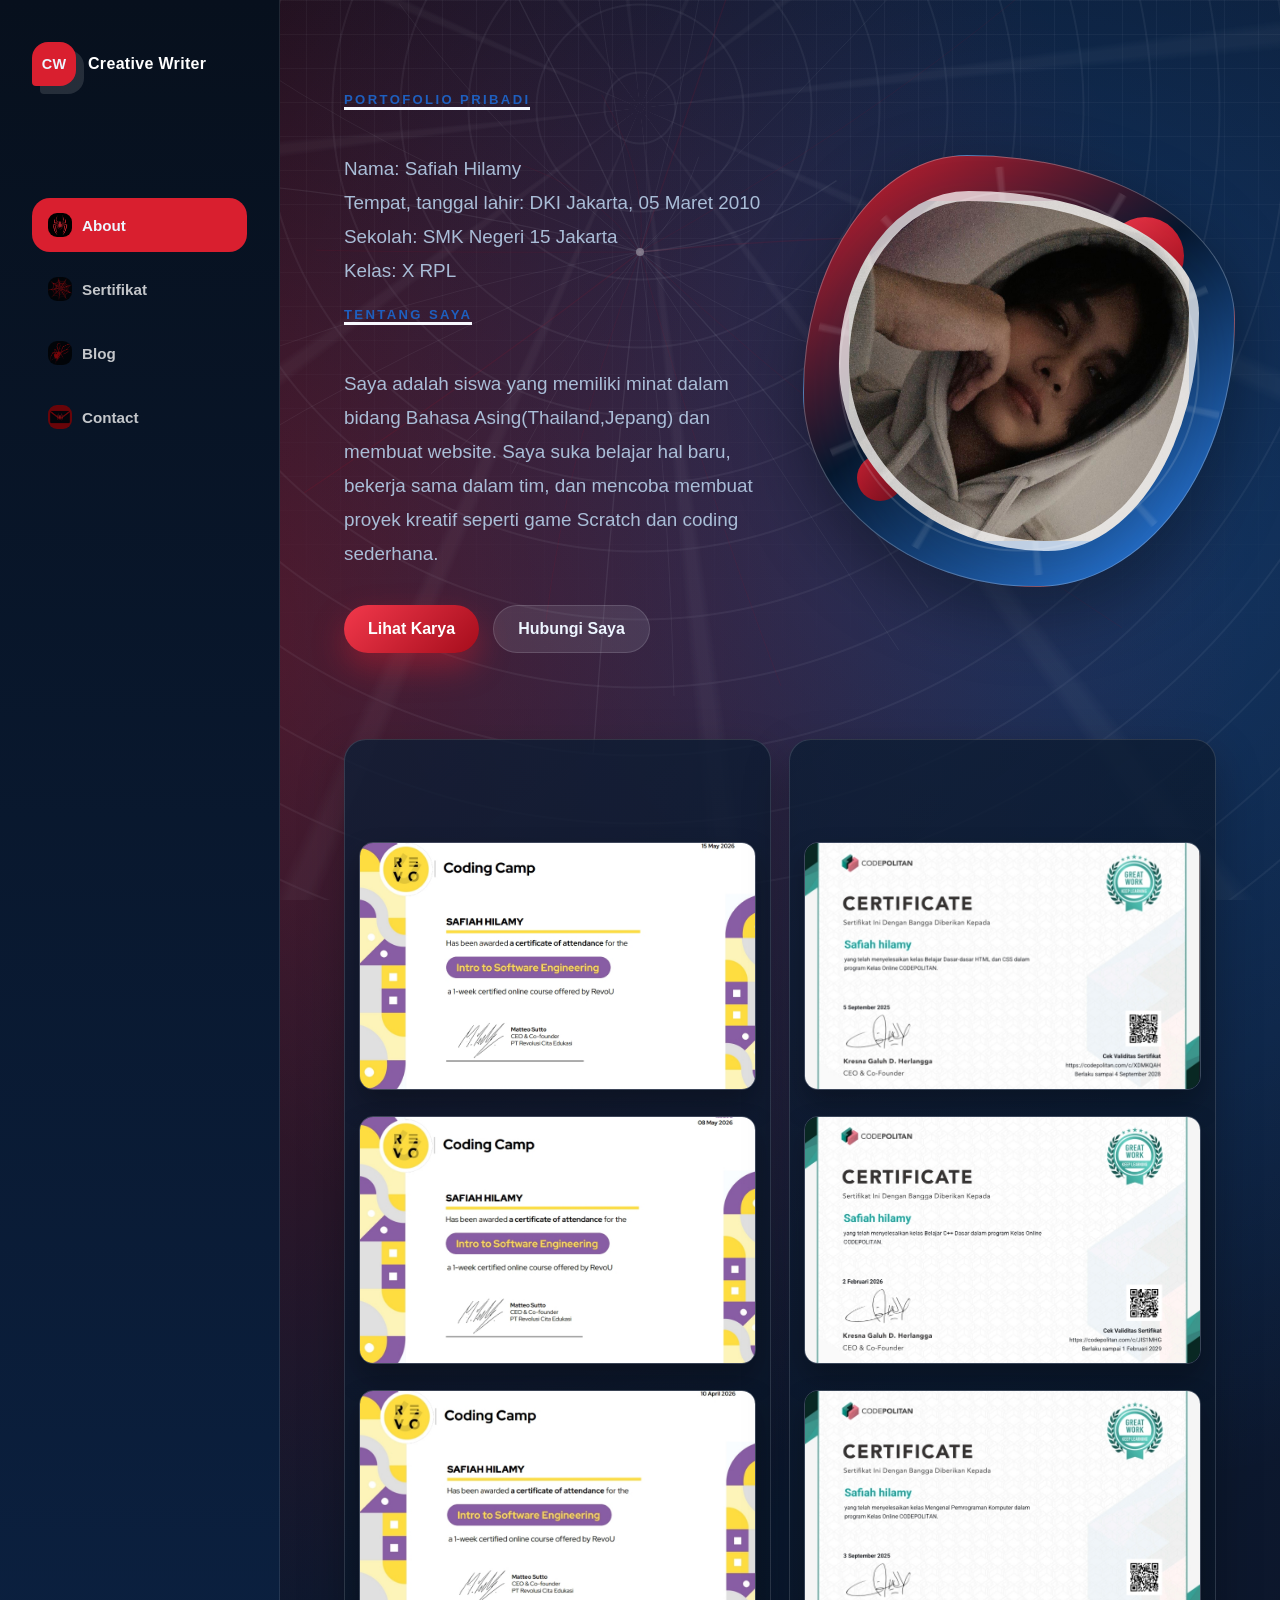
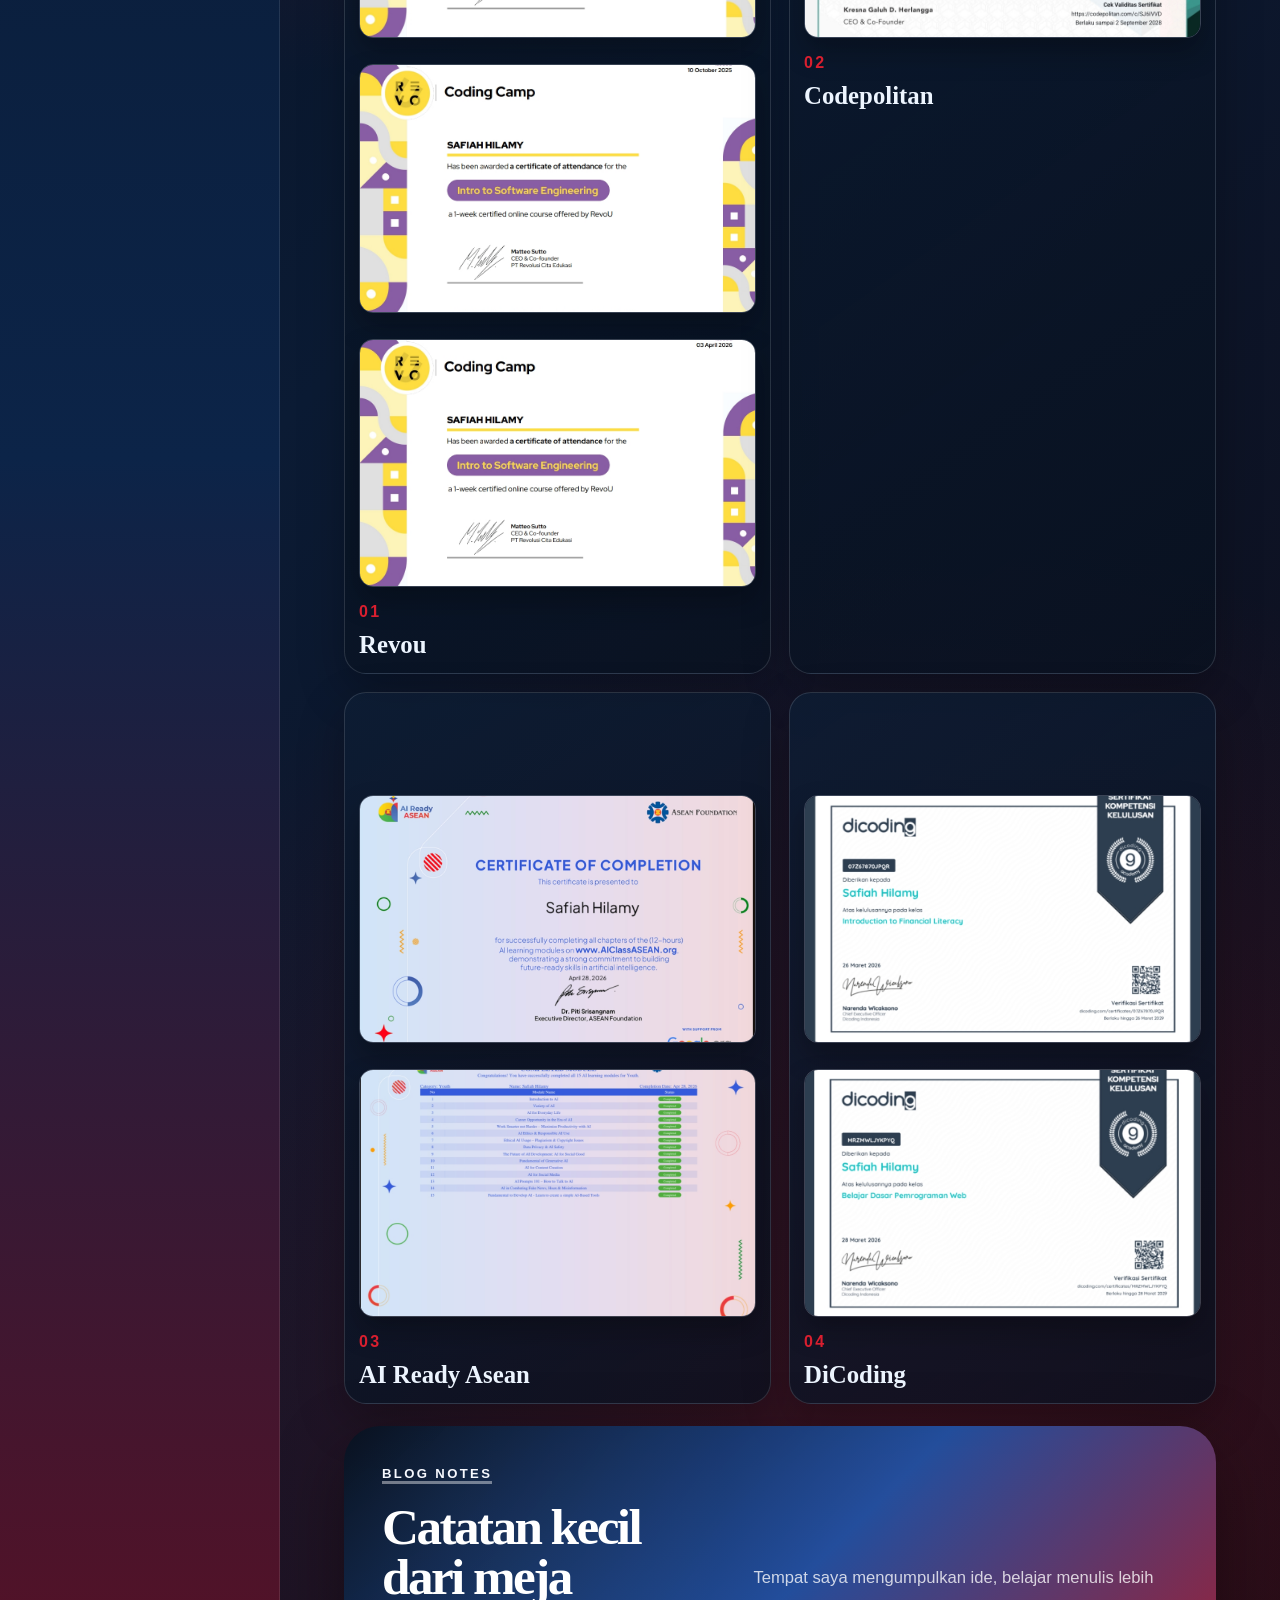
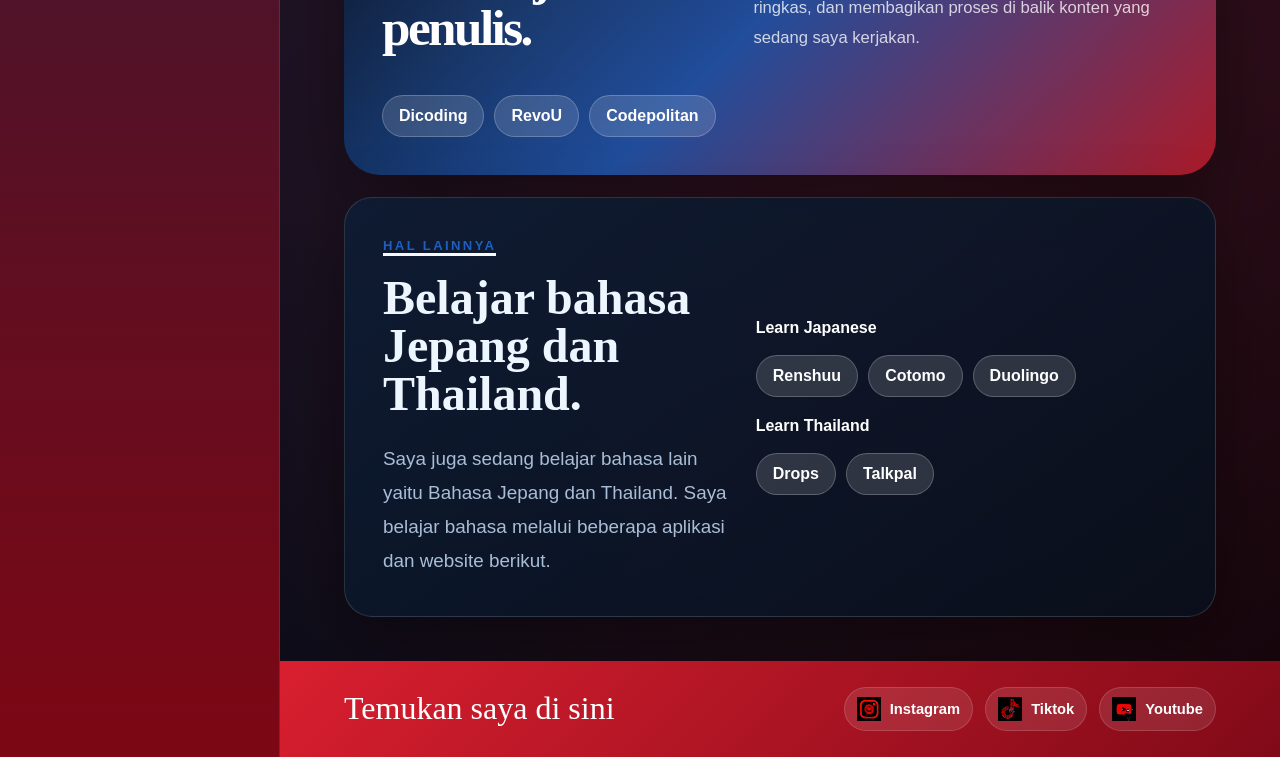
<file: index.html>
﻿<!DOCTYPE html>
<html lang="id">
  <head>
    <meta charset="UTF-8" />
    <meta name="viewport" content="width=device-width, initial-scale=1.0" />
    <link rel="stylesheet" href="style.css" />
    <title>Web | Portofolio</title>
  </head>
  <body>
    <div class="page-shell">
      <aside class="sidebar" aria-label="Navigasi utama">
        <a class="brand" href="#home">
          <span class="brand-mark">CW</span>
          <span>Creative Writer</span>
        </a>

        <nav>
          <ul>
            <li><a class="nav-about" href="#about">About</a></li>
            <li><a class="nav-portfolio" href="#portfolio">Sertifikat</a></li>
            <li><a class="nav-blog" href="#blog">Blog</a></li>
            <li><a class="nav-contact" href="#contact">Contact</a></li>
          </ul>
        </nav>
      </aside>

      <main class="content" id="home">
        <section class="hero" id="about">
          <div class="hero-content">
            <h2 class="eyebrow">Portofolio Pribadi</h2>
            <p class="intro">
              Nama: Safiah Hilamy <br>
              Tempat, tanggal lahir: DKI Jakarta, 05 Maret 2010 <br>
              Sekolah: SMK Negeri 15 Jakarta <br>
              Kelas: X RPL
            </p>
            <br>
            <h2 class="eyebrow">Tentang Saya</h2>
            <p class="intro">
              Saya adalah siswa yang memiliki minat dalam bidang Bahasa Asing(Thailand,Jepang) dan membuat website. Saya suka belajar hal baru, bekerja sama dalam tim, dan mencoba membuat proyek kreatif seperti game Scratch dan coding sederhana.
            </p>
            <div class="hero-actions">
              <a href="#portfolio" class="action-btn">Lihat Karya</a>
              <a href="#contact" class="ghost-btn">Hubungi Saya</a>
            </div>
          </div>

          <div class="hero-visual" aria-label="Ilustrasi penulis konten">
            <div class="orb orb-one"></div>
            <div class="orb orb-two"></div>
            <div class="hero-image" role="img" aria-label="Ilustrasi bekerja online"></div>
          </div>
        </section>

        <section class="highlights" id="portfolio" aria-label="Ringkasan portofolio">
          <article>
            <nav>
              <ul>
                <li><img class="certificate-image" src="revou.jpeg"></li>
                <li><img class="certificate-image" src="revou1.jpeg"></li>
                <li><img class="certificate-image" src="revou2.jpeg"></li>
                <li><img class="certificate-image" src="revou4.jpeg"></li>
                <li><img class="certificate-image" src="revou3.jpeg"></li>
              </ul>
            </nav>
            <span>01</span>
            <h2>Revou</h2>
          </article>
          <article>
          <nav>
            <ul>
             <li><img class="certificate-image" src="codepoli.jpeg" alt="Sertifikat Codepolitan" /></li>
             <li><img class="certificate-image" src="codepoli1.jpeg"></li>
             <li><img class="certificate-image" src="codepoli2.jpeg"></li>
            </ul>
          </nav>
            <span>02</span>
            <h2>Codepolitan</h2>
          </article>
          <article>
            <nav>
              <ul>
                <li><img class="certificate-image" src="ai1.jpeg"></li>
                <li><img class="certificate-image" src="ai2.jpeg"></li>
              </ul>
            </nav>
            <span>03</span>
            <h2>AI Ready Asean</h2>
          </article>
          <article>
            <nav>
              <ul>
                <li><img class="certificate-image" src="dico.jpeg"></li>
                <li><img class="certificate-image" src="dico1.jpeg"></li>
              </ul>
            </nav>
            <span>04</span>
            <h2>DiCoding</h2>
          </article>
        </section>

        <section class="writing-lab" id="blog" aria-label="Catatan blog">
          <div>
            <p class="eyebrow">Blog Notes</p>
            <h2>Catatan kecil dari meja penulis.</h2>
          </div>
          <p>
            Tempat saya mengumpulkan ide, belajar menulis lebih ringkas, dan membagikan proses di
            balik konten yang sedang saya kerjakan.
          </p>
          <div class="blog-links" aria-label="Link belajar coding">
            <a href="https://www.dicoding.com/" target="_blank" rel="noopener noreferrer">Dicoding</a>
            <a href="https://www.revou.co/" target="_blank" rel="noopener noreferrer">RevoU</a>
            <a href="https://www.codepolitan.com/" target="_blank" rel="noopener noreferrer">Codepolitan</a>
          </div>
        </section>

        <section class="language-lab" aria-label="Catatan belajar bahasa">
          <div class="language-copy">
            <p class="eyebrow">Hal Lainnya</p>
            <h2>Belajar bahasa Jepang dan Thailand.</h2>
            <p class="intro">
              Saya juga sedang belajar bahasa lain yaitu Bahasa Jepang dan Thailand. Saya belajar
              bahasa melalui beberapa aplikasi dan website berikut.
            </p>
          </div>
          <div class="language-groups">
            <div>
              <h3>Learn Japanese</h3>
              <div class="blog-links" aria-label="Link belajar bahasa Jepang">
                <a href="https://share.google/Dx8G3fC6E8JUVbPQT" target="_blank" rel="noopener noreferrer">Renshuu</a>
                <a href="https://share.google/6DaZtPdjOwBy0WzR6" target="_blank" rel="noopener noreferrer">Cotomo</a>
                <a href="https://share.google/vJq7ADNrXXCAt75ah" target="_blank" rel="noopener noreferrer">Duolingo</a>
              </div>
            </div>
            <div>
              <h3>Learn Thailand</h3>
              <div class="blog-links" aria-label="Link belajar bahasa Thailand">
                <a href="https://share.google/ah1CqvPQyFnm0hXsT" target="_blank" rel="noopener noreferrer">Drops</a>
                <a href="https://share.google/MjfexIcr3LDBoMgvD" target="_blank" rel="noopener noreferrer">Talkpal</a>
              </div>
            </div>
          </div>
        </section>
      </main>

      <footer class="footer" id="contact">
        <p>Temukan saya di sini</p>
        <ul>
          <li>
            <a href="https://www.instagram.com/yamira_kuro?igsh=MXVsd3hvYWJtdHNyag==" aria-label="Instagram">
              <span class="social-icon instagram-icon" aria-hidden="true"></span>
              <span>Instagram</span>
            </a>
          </li>
          <li>
            <a href="https://www.tiktok.com/@ranmouri103?_r=1&_t=ZS-96Zc86c1LwT" aria-label="TikTok">
              <span class="social-icon Tiktok-icon" aria-hidden="true"></span>
              <span>Tiktok</span>
            </a>
          </li>
          <li>
            <a href="https://youtube.com/@yamirakurohana?si=qhH0KRH4_faSLCg6" aria-label="Youtube">
              <span class="social-icon Youtube-icon" aria-hidden="true"></span>
              <span>Youtube</span>
            </a>
          </li>
        </ul>
      </footer>
    </div>
    <script src="script.js"></script>
  </body>
</html>
</file>
<file: style.css>
﻿:root {
  --ink: #edf5ff;
  --muted: #a9bdd7;
  --paper: #08111f;
  --card: rgba(12, 26, 46, 0.78);
  --line: rgba(237, 245, 255, 0.14);
  --sun: #f7f9ff;
  --coral: #d91f2f;
  --teal: #1e5fbf;
  --deep: #07101d;
  --electric: #2f8cff;
  --shadow: 0 24px 70px rgba(0, 0, 0, 0.38);
  --spider-red: #e51b2d;
  --spider-blue: #1267d8;
}

* {
  box-sizing: border-box;
  margin: 0;
  padding: 0;
}

html {
  scroll-behavior: smooth;
}

body {
  min-height: 100vh;
  color: var(--ink);
  font-family: "Trebuchet MS", "Gill Sans", Verdana, sans-serif;
  background:
    radial-gradient(circle at 16% 16%, rgba(217, 31, 47, 0.34), transparent 30%),
    radial-gradient(circle at 82% 12%, rgba(47, 140, 255, 0.28), transparent 28%),
    radial-gradient(circle at 70% 78%, rgba(217, 31, 47, 0.22), transparent 30%),
    linear-gradient(135deg, #050913 0%, #0b1b34 44%, #12050a 100%);
  overflow-x: hidden;
}

body::before {
  content: "";
  position: fixed;
  inset: 0;
  pointer-events: none;
  background-image: linear-gradient(rgba(237, 245, 255, 0.045) 1px, transparent 1px),
    linear-gradient(90deg, rgba(237, 245, 255, 0.045) 1px, transparent 1px);
  background-size: 34px 34px;
  mask-image: linear-gradient(to bottom, black, transparent 82%);
}

body::after {
  content: "";
  position: fixed;
  inset: 0;
  z-index: 0;
  pointer-events: none;
  opacity: 0.16;
  background:
    repeating-radial-gradient(circle at 50% 12%, transparent 0 34px, rgba(237, 245, 255, 0.35) 35px 36px, transparent 37px 68px),
    repeating-conic-gradient(from 8deg at 50% 12%, transparent 0deg 14deg, rgba(237, 245, 255, 0.26) 15deg 16deg, transparent 17deg 30deg);
  animation: web-drift 18s ease-in-out infinite alternate;
}

.web-canvas,
.scroll-progress,
.web-burst {
  position: fixed;
  pointer-events: none;
}

.web-canvas {
  inset: 0;
  z-index: 0;
  opacity: 0.48;
}

.scroll-progress {
  top: 0;
  left: 0;
  z-index: 10;
  width: 0%;
  height: 4px;
  background: linear-gradient(90deg, var(--spider-red), white, var(--spider-blue));
  box-shadow: 0 0 18px rgba(47, 140, 255, 0.7);
}

.web-burst {
  left: var(--web-x);
  top: var(--web-y);
  z-index: 4;
  width: min(48vw, 320px);
  aspect-ratio: 1;
  border-radius: 50%;
  opacity: 0;
  transform: translate(-50%, -50%) scale(0.2) rotate(var(--web-rotate));
  background:
    repeating-radial-gradient(circle, transparent 0 22px, rgba(255, 255, 255, 0.78) 23px 24px, transparent 25px 44px),
    repeating-conic-gradient(transparent 0deg 13deg, rgba(255, 255, 255, 0.84) 14deg 15deg, transparent 16deg 28deg);
  filter: drop-shadow(0 0 12px rgba(47, 140, 255, 0.65));
  animation: web-shoot 0.75s ease-out forwards;
}

.page-shell {
  position: relative;
  display: grid;
  grid-template-areas:
    "sidebar"
    "content"
    "footer";
  grid-template-columns: 1fr;
  min-height: 100vh;
  overflow: clip;
}

.sidebar {
  grid-area: sidebar;
  z-index: 3;
  display: flex;
  align-items: center;
  justify-content: space-between;
  gap: 24px;
  padding: 22px clamp(18px, 5vw, 52px);
  background: rgba(8, 17, 31, 0.74);
  border-bottom: 1px solid var(--line);
  backdrop-filter: blur(18px);
}

.brand {
  display: inline-flex;
  align-items: center;
  gap: 12px;
  color: var(--ink);
  font-weight: 800;
  letter-spacing: 0.02em;
  text-decoration: none;
  white-space: nowrap;
}

.brand-mark {
  display: grid;
  width: 44px;
  height: 44px;
  place-items: center;
  color: white;
  font-size: 0.9rem;
  background: linear-gradient(135deg, var(--coral), #810a18);
  border-radius: 16px 16px 16px 4px;
  box-shadow: 8px 8px 0 rgba(47, 140, 255, 0.45);
}

nav ul,
.footer ul {
  display: flex;
  list-style: none;
}

nav ul {
  flex-wrap: wrap;
  justify-content: flex-end;
  gap: 10px;
}

nav a {
  display: inline-flex;
  align-items: center;
  gap: 10px;
  color: var(--ink);
  font-size: 0.95rem;
  font-weight: 700;
  text-decoration: none;
  padding: 10px 14px;
  border-radius: 999px;
  transition: 0.25s ease;
}

nav a::before {
  content: "";
  width: 24px;
  height: 24px;
  flex: 0 0 auto;
  border-radius: 9px;
  background-size: cover;
  background-position: center;
  background-repeat: no-repeat;
}

.nav-about::before {
  background-image: url("4503668373191910.jpg");
}

.nav-portfolio::before {
  background-image: url("8373949303429983.jpg");
}

.nav-blog::before {
  background-image: url("664492120067474286.jpg");
}

.nav-contact::before {
  background-image: url("download\ \(13\).jpg");
}

nav a:hover {
  color: white;
  background: linear-gradient(135deg, var(--coral), #810a18);
  transform: translateY(-2px);
}

nav a.is-active {
  color: white;
  background: linear-gradient(135deg, var(--coral), #810a18);
  opacity: 1;
}

.content {
  grid-area: content;
  z-index: 2;
  width: min(1180px, 100%);
  margin: 0 auto;
  padding: clamp(42px, 7vw, 92px) clamp(18px, 5vw, 64px) 44px;
}

.hero {
  display: grid;
  grid-template-columns: 1fr;
  gap: 42px;
  align-items: center;
}

.eyebrow {
  display: inline-flex;
  width: fit-content;
  margin-bottom: 18px;
  color: var(--teal);
  font-size: 0.82rem;
  font-weight: 800;
  letter-spacing: 0.18em;
  text-transform: uppercase;
  border-bottom: 3px solid var(--sun);
}

.hero h1 {
  max-width: 780px;
  color: var(--ink);
  font-family: Georgia, "Times New Roman", serif;
  font-size: clamp(2.5rem, 7vw, 5.8rem);
  line-height: 0.92;
  letter-spacing: -0.07em;
}

.intro {
  max-width: 620px;
  margin-top: 24px;
  color: var(--muted);
  font-size: clamp(1rem, 2vw, 1.18rem);
  line-height: 1.8;
}

.hero-actions {
  display: flex;
  flex-wrap: wrap;
  gap: 14px;
  margin-top: 34px;
}

.action-btn,
.ghost-btn {
  display: inline-flex;
  align-items: center;
  justify-content: center;
  min-height: 48px;
  padding: 0 24px;
  font-weight: 800;
  text-decoration: none;
  border-radius: 999px;
  transition: 0.25s ease;
}

.action-btn {
  color: white;
  background: linear-gradient(135deg, #f2384b, #a50d1c);
  box-shadow: 0 14px 32px rgba(217, 31, 47, 0.42);
}

.ghost-btn {
  color: var(--ink);
  background: rgba(237, 245, 255, 0.1);
  border: 1px solid var(--line);
}

.action-btn:hover,
.ghost-btn:hover {
  transform: translateY(-3px);
}

.hero-visual {
  position: relative;
  display: grid;
  min-height: 360px;
  place-items: center;
  isolation: isolate;
}

.hero-visual::before {
  content: "";
  position: absolute;
  width: min(78vw, 430px);
  aspect-ratio: 1;
  background: linear-gradient(145deg, #d91f2f 0%, #06172e 46%, #2f8cff 100%);
  border: 1px solid rgba(237, 245, 255, 0.28);
  border-radius: 38% 62% 46% 54% / 55% 38% 62% 45%;
  box-shadow: var(--shadow);
  z-index: -2;
  animation: blob 9s ease-in-out infinite;
}

.hero-visual::after {
  content: "";
  position: absolute;
  width: min(74vw, 410px);
  aspect-ratio: 1;
  border-radius: 50%;
  background:
    repeating-radial-gradient(circle, transparent 0 34px, rgba(255, 255, 255, 0.45) 35px 36px, transparent 37px 72px),
    repeating-conic-gradient(transparent 0deg 17deg, rgba(255, 255, 255, 0.34) 18deg 19deg, transparent 20deg 36deg);
  opacity: 0.32;
  transform: rotate(12deg);
  z-index: -1;
  animation: web-spin 18s linear infinite;
}

.hero-image {
  width: min(72vw, 360px);
  aspect-ratio: 1;
  background-image: url("me.jpeg");
  background-size: cover;
  background-position: center;
  background-repeat: no-repeat;
  border: 10px solid rgba(255, 255, 255, 0.72);
  border-radius: 36% 64% 42% 58% / 48% 34% 66% 52%;
  box-shadow: 0 28px 60px rgba(19, 52, 79, 0.22);
  overflow: hidden;
  animation: float 5s ease-in-out infinite;
}

.orb {
  position: absolute;
  border-radius: 999px;
  z-index: -1;
}

.orb-one {
  width: 78px;
  height: 78px;
  right: 8%;
  top: 7%;
  background: linear-gradient(135deg, #f2384b, #a50d1c);
}

.orb-two {
  width: 46px;
  height: 46px;
  left: 9%;
  bottom: 14%;
  background: linear-gradient(135deg, var(--coral), #810a18);
}

.highlights {
  display: grid;
  grid-template-columns: repeat(2, 1fr);
  gap: 18px;
  margin-top: clamp(46px, 8vw, 86px);
}

.highlights article {
  position: relative;
  min-height: 280px;
  padding: 14px;
  overflow: hidden;
  background: linear-gradient(145deg, rgba(13, 29, 52, 0.82), rgba(8, 17, 31, 0.72));
  border: 1px solid rgba(237, 245, 255, 0.14);
  border-radius: 22px;
  box-shadow: 0 18px 46px rgba(0, 0, 0, 0.28);
  transform-style: preserve-3d;
  will-change: transform;
}

.highlights article::after,
.language-lab::after {
  content: "";
  position: absolute;
  inset: -45% -20%;
  pointer-events: none;
  background: linear-gradient(115deg, transparent 35%, rgba(255, 255, 255, 0.2), transparent 65%);
  opacity: 0;
  transform: translateX(-35%) rotate(10deg);
  transition: opacity 0.25s ease, transform 0.45s ease;
}

.highlights article:hover::after,
.language-lab:hover::after {
  opacity: 1;
  transform: translateX(35%) rotate(10deg);
}

.hero,
.highlights article,
.writing-lab,
.language-lab {
  opacity: 0;
  transform: translateY(24px);
  transition: opacity 0.55s ease, transform 0.55s ease;
}

.hero.is-visible,
.highlights article.is-visible,
.writing-lab.is-visible,
.language-lab.is-visible {
  opacity: 1;
  transform: translateY(0);
}

.highlights article.is-clickable {
  cursor: pointer;
}

.highlights article.is-clickable:hover {
  border-color: rgba(247, 249, 255, 0.36);
  transform: perspective(900px) rotateX(var(--tilt-y, 0deg)) rotateY(var(--tilt-x, 0deg)) translateY(-6px);
}

.certificate-image {
  display: block;
  width: 100%;
  aspect-ratio: 16 / 10;
  object-fit: cover;
  margin-bottom: 16px;
  border: 1px solid rgba(237, 245, 255, 0.2);
  border-radius: 14px;
  background-size: cover;
  background-position: center;
  background-repeat: no-repeat;
  box-shadow: 0 14px 28px rgba(0, 0, 0, 0.28);
}

.highlights span {
  color: var(--coral);
  font-weight: 900;
  letter-spacing: 0.14em;
}

.highlights h2 {
  margin-top: 10px;
  color: var(--ink);
  font-family: Georgia, "Times New Roman", serif;
  font-size: 1.55rem;
}

.highlights p {
  margin-top: 12px;
  color: var(--muted);
  line-height: 1.65;
}

.writing-lab {
  position: relative;
  display: grid;
  grid-template-columns: 0.9fr minmax(0, 1.1fr);
  gap: 24px;
  align-items: end;
  margin-top: 22px;
  padding: clamp(24px, 4vw, 38px);
  color: white;
  background:
    linear-gradient(135deg, rgba(7, 16, 29, 0.96), rgba(30, 95, 191, 0.78), rgba(217, 31, 47, 0.74)),
    radial-gradient(circle at 12% 20%, rgba(247, 249, 255, 0.24), transparent 34%);
  border-radius: 36px;
  box-shadow: var(--shadow);
  overflow: hidden;
}

.writing-lab .eyebrow {
  color: var(--sun);
  border-color: rgba(255, 255, 255, 0.42);
}

.writing-lab h2 {
  max-width: 420px;
  font-family: Georgia, "Times New Roman", serif;
  font-size: clamp(2rem, 4vw, 3.4rem);
  line-height: 0.98;
  letter-spacing: -0.05em;
}

.writing-lab > p {
  color: rgba(255, 255, 255, 0.78);
  font-size: 1.04rem;
  line-height: 1.8;
}

.blog-links {
  display: flex;
  flex-wrap: wrap;
  gap: 10px;
  margin-top: 18px;
}

.writing-lab > .blog-links {
  grid-column: 1 / -1;
}

.blog-links a {
  display: inline-flex;
  align-items: center;
  justify-content: center;
  min-height: 42px;
  padding: 0 16px;
  color: white;
  font-weight: 800;
  text-decoration: none;
  background: rgba(255, 255, 255, 0.14);
  border: 1px solid rgba(255, 255, 255, 0.22);
  border-radius: 999px;
  transition: 0.25s ease;
}

.blog-links a:hover {
  background: rgba(255, 255, 255, 0.24);
  transform: translateY(-2px);
}

.blog-links a.is-tapped {
  animation: web-pop 0.32s ease;
}

.language-lab {
  position: relative;
  display: grid;
  grid-template-columns: minmax(0, 0.9fr) minmax(0, 1.1fr);
  gap: 28px;
  align-items: center;
  margin-top: 22px;
  padding: clamp(24px, 4vw, 38px);
  background: linear-gradient(145deg, rgba(13, 29, 52, 0.9), rgba(7, 16, 29, 0.82));
  border: 1px solid rgba(237, 245, 255, 0.14);
  border-radius: 28px;
  box-shadow: var(--shadow);
  overflow: hidden;
}

.language-lab h2 {
  max-width: 520px;
  font-family: Georgia, "Times New Roman", serif;
  font-size: clamp(1.8rem, 4vw, 3rem);
  line-height: 1;
}

.language-groups {
  display: grid;
  gap: 20px;
}

.language-groups h3 {
  color: white;
  font-size: 1rem;
}

.footer {
  grid-area: footer;
  z-index: 2;
  display: flex;
  align-items: center;
  justify-content: space-between;
  gap: 28px;
  padding: 26px clamp(18px, 5vw, 64px);
  background: linear-gradient(135deg, var(--coral), #810a18);
  color: white;
}

.footer p {
  font-family: Georgia, "Times New Roman", serif;
  font-size: clamp(1.3rem, 3vw, 2rem);
}

.footer ul {
  flex-wrap: wrap;
  justify-content: flex-end;
  gap: 12px;
}

.footer a {
  display: inline-flex;
  align-items: center;
  gap: 9px;
  color: white;
  font-size: 0.92rem;
  font-weight: 700;
  text-decoration: none;
  padding: 9px 12px;
  background: rgba(255, 255, 255, 0.1);
  border: 1px solid rgba(255, 255, 255, 0.14);
  border-radius: 999px;
  transition: 0.25s ease;
}

.footer a:hover {
  background: rgba(255, 255, 255, 0.2);
  transform: translateY(-2px);
}

.social-icon {
  width: 24px;
  height: 24px;
  flex: 0 0 auto;
  background-size: contain;
  background-position: center;
  background-repeat: no-repeat;
}

.instagram-icon {
  background-image: url("Instagram.jpg");
}

.Tiktok-icon {
  background-image: url("TikTok.jpg");
}

.Youtube-icon {
  background-image: url("Youtube.jpg");
}

@keyframes float {
  0%,
  100% {
    transform: translateY(0);
  }

  50% {
    transform: translateY(-16px);
  }
}

@keyframes blob {
  0%,
  100% {
    border-radius: 38% 62% 46% 54% / 55% 38% 62% 45%;
  }

  50% {
    border-radius: 58% 42% 61% 39% / 42% 58% 42% 58%;
  }
}

@keyframes web-spin {
  to {
    transform: rotate(372deg);
  }
}

@keyframes web-drift {
  0% {
    background-position: 0 0, 0 0;
    transform: scale(1);
  }

  100% {
    background-position: 34px 24px, 18px 28px;
    transform: scale(1.04);
  }
}

@keyframes web-shoot {
  0% {
    opacity: 0;
    transform: translate(-50%, -50%) scale(0.12) rotate(var(--web-rotate));
  }

  18% {
    opacity: 0.92;
  }

  100% {
    opacity: 0;
    transform: translate(-50%, -50%) scale(1.08) rotate(calc(var(--web-rotate) + 18deg));
  }
}

@keyframes web-pop {
  0%,
  100% {
    transform: translateY(-2px) scale(1);
  }

  50% {
    transform: translateY(-2px) scale(1.08);
  }
}

@media (min-width: 980px) {
  .page-shell {
    grid-template-areas:
      "sidebar content"
      "sidebar footer";
    grid-template-columns: 280px 1fr;
  }

  .sidebar {
    position: sticky;
    top: 0;
    min-height: 100vh;
    flex-direction: column;
    align-items: flex-start;
    justify-content: flex-start;
    padding: 42px 32px;
    background: linear-gradient(180deg, #07101d 0%, #0c2448 52%, #7d0714 100%);
    border-right: 1px solid rgba(255, 255, 255, 0.1);
    border-bottom: 0;
  }

  .brand,
  nav a {
    color: white;
  }

  .brand-mark {
    color: var(--ink);
    background: var(--coral);
    box-shadow: 8px 8px 0 rgba(255, 255, 255, 0.12);
  }

  nav {
    width: 100%;
    margin-top: 88px;
  }

  nav ul {
    flex-direction: column;
    align-items: stretch;
  }

  nav a {
    width: 100%;
    padding: 15px 16px;
    border-radius: 18px;
    opacity: 0.76;
  }

  nav a:hover {
    color: var(--ink);
    background: var(--coral);
    opacity: 1;
  }

  nav a.is-active {
    color: var(--ink);
    background: var(--coral);
  }

  .hero {
    grid-template-columns: minmax(0, 1.05fr) minmax(330px, 0.95fr);
  }
}

@media (max-width: 760px) {
  .sidebar,
  .footer {
    align-items: flex-start;
    flex-direction: column;
  }

  nav ul,
  .footer ul {
    justify-content: flex-start;
  }

  .highlights,
  .writing-lab,
  .language-lab {
    grid-template-columns: 1fr;
  }

  .content {
    padding-top: 30px;
  }

  .hero {
    gap: 26px;
  }

  .hero-visual {
    min-height: 280px;
  }

  .highlights {
    gap: 14px;
  }

  .blog-links a {
    flex: 1 1 130px;
  }

  .floating-card {
    right: auto;
    left: 50%;
    transform: translateX(-50%);
  }
}

@media (max-width: 520px) {
  .sidebar {
    gap: 16px;
    padding: 16px;
  }

  .brand {
    font-size: 0.92rem;
  }

  .brand-mark {
    width: 38px;
    height: 38px;
  }

  nav a {
    padding: 9px 11px;
    font-size: 0.85rem;
  }

  nav a::before {
    width: 20px;
    height: 20px;
  }

  .intro {
    font-size: 0.98rem;
  }

  .hero-actions a,
  .blog-links a,
  .footer a {
    width: 100%;
  }

  .highlights {
    grid-template-columns: 1fr;
  }

  .writing-lab,
  .language-lab {
    border-radius: 22px;
  }
}

@media (prefers-reduced-motion: reduce) {
  *,
  *::before,
  *::after {
    scroll-behavior: auto !important;
    animation-duration: 0.01ms !important;
    animation-iteration-count: 1 !important;
    transition-duration: 0.01ms !important;
  }

  .web-canvas {
    display: none;
  }
}
</file>
